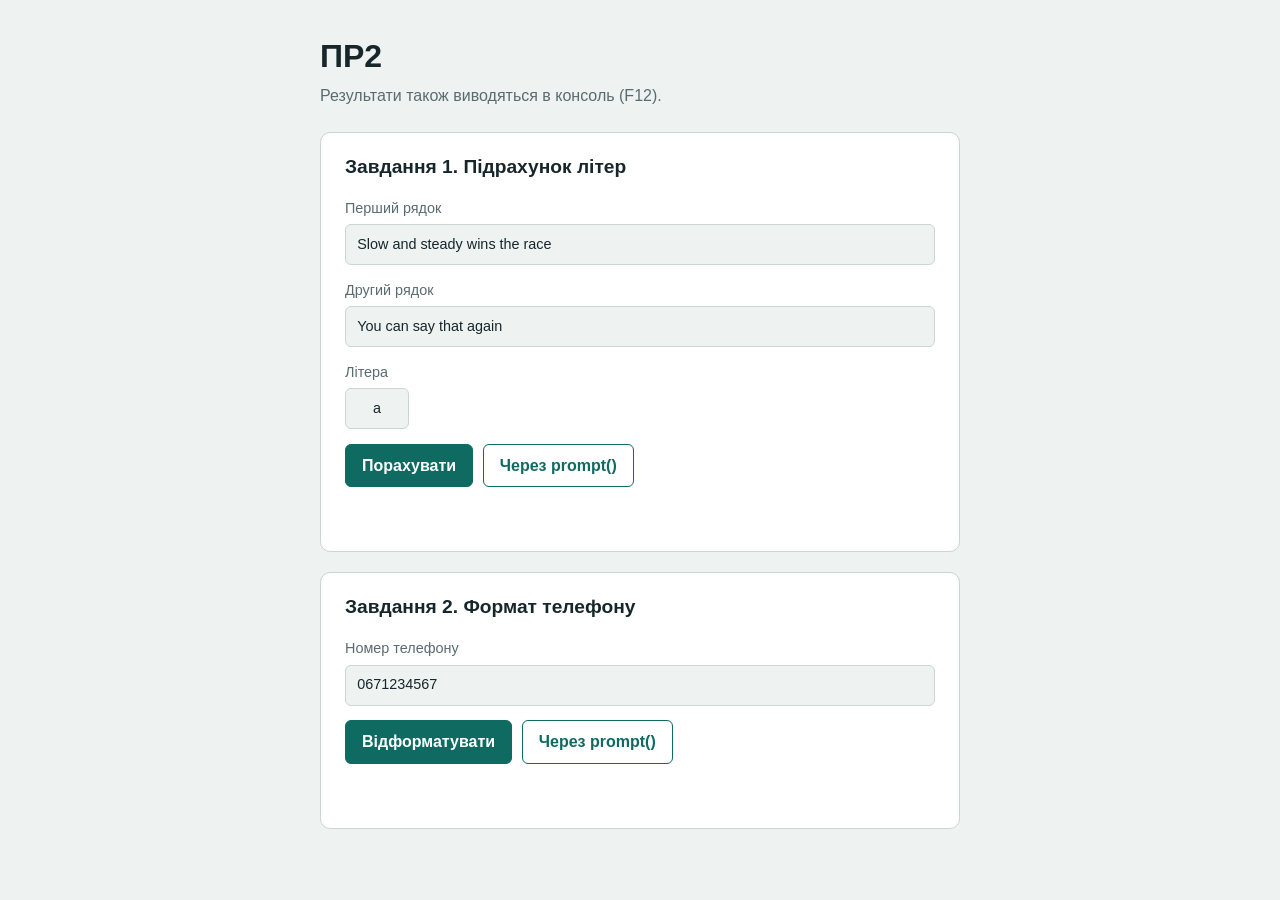
<file: pr2/index.html>
<!DOCTYPE html>
<html lang="uk">
<head>
  <meta charset="UTF-8">
  <meta name="viewport" content="width=device-width, initial-scale=1">
  <title>ПР2</title>
  <link rel="stylesheet" href="style.css">
</head>
<body>
  <header class="top">
    <h1>ПР2</h1>
    <p>Результати також виводяться в консоль (F12).</p>
  </header>

  <main>
    <section class="task" id="task1">
      <h2>Завдання 1. Підрахунок літер</h2>
      <label>Перший рядок
        <input id="row1" type="text" value="Slow and steady wins the race">
      </label>
      <label>Другий рядок
        <input id="row2" type="text" value="You can say that again">
      </label>
      <label>Літера
        <input id="letter" type="text" maxlength="1" value="a">
      </label>
      <div class="actions">
        <button id="task1Btn">Порахувати</button>
        <button id="task1Prompt" class="ghost">Через prompt()</button>
      </div>
      <p class="result" id="result1" aria-live="polite"></p>
    </section>

    <section class="task" id="task2">
      <h2>Завдання 2. Формат телефону</h2>
      <label>Номер телефону
        <input id="phone" type="text" value="0671234567">
      </label>
      <div class="actions">
        <button id="task2Btn">Відформатувати</button>
        <button id="task2Prompt" class="ghost">Через prompt()</button>
      </div>
      <p class="result" id="result2" aria-live="polite"></p>
    </section>
  </main>

  <script src="main.js"></script>
</body>
</html>
</file>
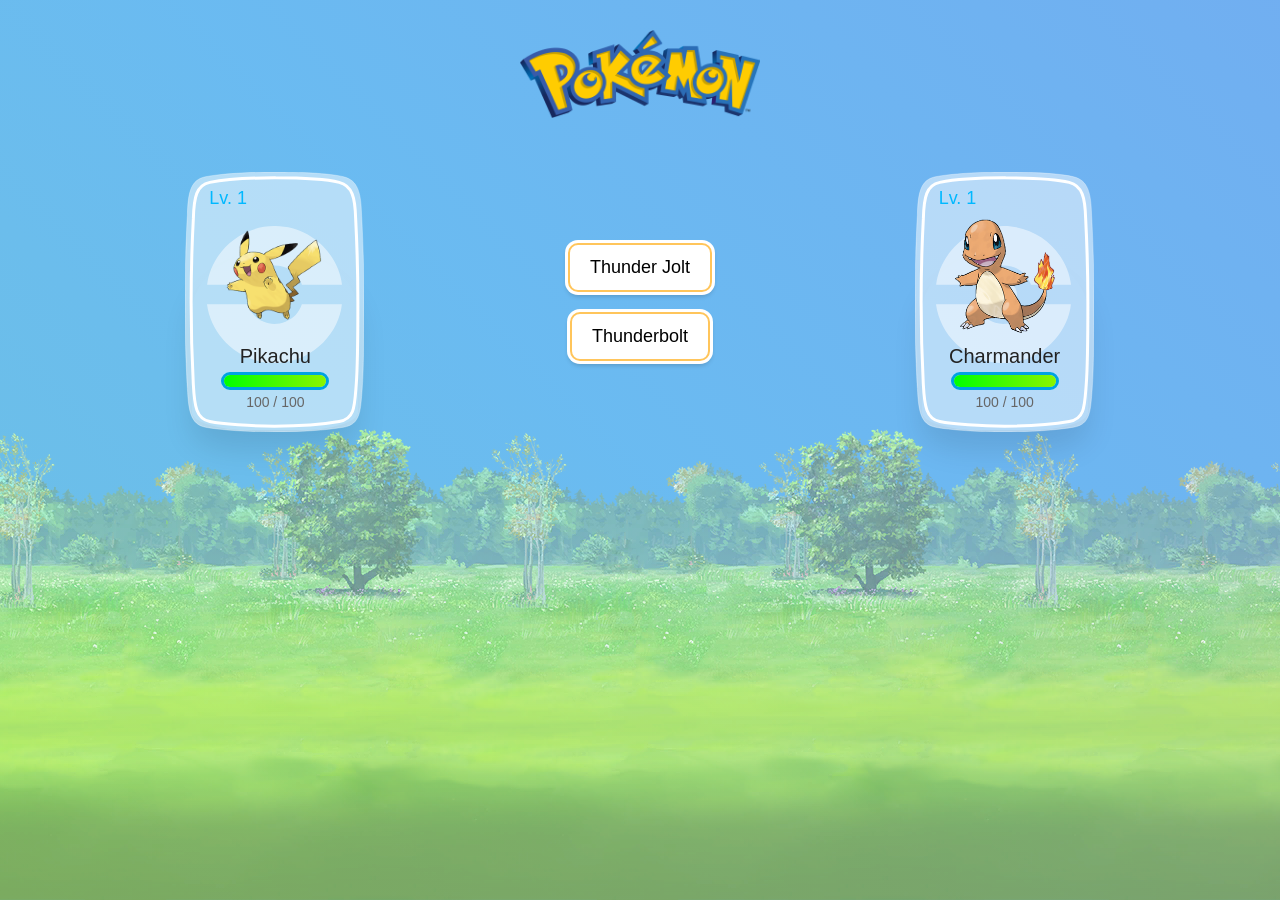
<file: pr3.1/index.html>
<!doctype html>
<html lang="en">
<head>
    <meta charset="UTF-8">
    <meta name="viewport"
          content="width=device-width, user-scalable=no, initial-scale=1.0, maximum-scale=1.0, minimum-scale=1.0">
    <meta http-equiv="X-UA-Compatible" content="ie=edge">
    <title>Pokemon Fight</title>
    <link rel="stylesheet" href="style.css">
</head>
<body>
<div class="body">
    <header>
        <img class="logo"
             title="Reset Game"
             src="./assets/Pokemon_logo.png"
             alt="Pokemon">
    </header>
    <div class="playground">
        <div class="pokemon character">
            <span class="lvl">Lv. 1</span>

            <img src="./assets/pikachu.png" class="sprite">

            <div class="details">
                <h2 class="name" id="name-character">
                    Pikachu
                </h2>
                <div class="hp">
                    <div class="bar">
                        <div class="health" id="progressbar-character" style="width: 100%;"></div>
                    </div>
                    <span class="text" id="health-character">100 / 100</span>
                </div>
            </div>
        </div>

        <div class="control">
            <button class="button" id="btn-kick">
                Thunder Jolt
            </button>
            <button class="button" id="btn-strong">
                Thunderbolt
            </button>
        </div>

        <div class="pokemon enemy">
            <span class="lvl">Lv. 1</span>

            <img src="./assets/charmander.png" class="sprite">

            <div class="details">
                <h2 class="name" id="name-enemy">
                    Charmander
                </h2>
                <div class="hp">
                    <div class="bar">
                        <div class="health" id="progressbar-enemy" style="width: 100%;"></div>
                    </div>
                    <span class="text" id="health-enemy">100 / 100</span>
                </div>
            </div>
        </div>
    </div>
</div>
<div class="catch_screen"></div>

<script src="main.js"></script>
</body>
</html>
</file>
<file: pr2/style.css>
:root {
  --bg: #eef2f0;
  --surface: #ffffff;
  --ink: #17262b;
  --muted: #5a6b70;
  --accent: #0f6b62;
  --accent-ink: #ffffff;
  --line: #c9d6d2;
  --ok: #0f6b62;
  --err: #b3261e;
}

@media (prefers-color-scheme: dark) {
  :root {
    --bg: #101a1c;
    --surface: #182427;
    --ink: #e6efed;
    --muted: #93a6a9;
    --accent: #4fc3b3;
    --accent-ink: #082220;
    --line: #2b3d40;
    --ok: #4fc3b3;
    --err: #ff8a80;
  }
}

* { box-sizing: border-box; }

body {
  margin: 0;
  padding: 2rem 1rem 3rem;
  background: var(--bg);
  color: var(--ink);
  font-family: "Trebuchet MS", "Segoe UI", Arial, sans-serif;
  line-height: 1.5;
}

.top, main {
  max-width: 640px;
  margin: 0 auto;
}

.top h1 { margin: 0 0 .25rem; font-size: 2rem; }
.top p { margin: 0 0 1.5rem; color: var(--muted); }

.task {
  background: var(--surface);
  border: 1px solid var(--line);
  border-radius: 10px;
  padding: 1.25rem 1.5rem 1.5rem;
  margin-bottom: 1.25rem;
}

.task h2 { margin: 0 0 1rem; font-size: 1.2rem; }

label {
  display: block;
  margin-bottom: .9rem;
  font-size: .9rem;
  color: var(--muted);
}

input {
  display: block;
  width: 100%;
  margin-top: .3rem;
  padding: .55rem .7rem;
  font: inherit;
  color: var(--ink);
  background: var(--bg);
  border: 1px solid var(--line);
  border-radius: 6px;
}

#letter { width: 4rem; text-align: center; }

.actions { display: flex; flex-wrap: wrap; gap: .6rem; }

button {
  padding: .55rem 1rem;
  font: inherit;
  font-weight: 600;
  color: var(--accent-ink);
  background: var(--accent);
  border: 1px solid var(--accent);
  border-radius: 6px;
  cursor: pointer;
}

button.ghost {
  color: var(--accent);
  background: transparent;
}

button:hover { filter: brightness(1.08); }

button:focus-visible, input:focus-visible {
  outline: 3px solid var(--accent);
  outline-offset: 2px;
}

.result {
  min-height: 1.5rem;
  margin: 1rem 0 0;
  font-weight: 600;
  color: var(--ok);
}

.result.error { color: var(--err); }
</file>
<file: pr3.1/style.css>
* {
    box-sizing: border-box;
}

html, body {
    padding: 0;
    margin: 0;
}

body {
    color: black;
    position: relative;
    background: red;
    background: linear-gradient(45deg, #d2ffde, #ceefff, #ded1ff);
    background-size: cover;
    background-repeat: no-repeat;
    padding: 0;
    font-family: "Heebo", sans-serif;
    background: url(./assets/Parkscene_Background.png) center bottom repeat-x, url(./assets/SkyDay.png) center top / cover;
    text-align: center;
    user-select: none;
}

.catch_screen {
    width: 100vw;
    height: 100vh;
    background: linear-gradient(45deg, #d2ffde, #ceefff, #ded1ff);
    position: fixed;
    z-index: 0;
    top: 0;
    bottom: 0;
    left: 0;
    right: 0;
    opacity: .4;
}

.control {
    width: 320px;
    height: 260px;
    position: relative;
    margin: 20px;
    display: flex;
    justify-content: center;
    align-items: center;
}

.playground {
    max-width: 1024px;
    display: flex;
    justify-content: space-around;
    margin: 30px auto;
}

.arrow {
    position: absolute;
    left: 0;
    top: 50%;
    width: 36px;
    height: 36px;
    -webkit-animation: boing 0.8s ease infinite;
    animation: boing 0.8s ease infinite;
    -webkit-transform-origin: right center;
    transform-origin: right center;
    pointer-events: none;
}
.arrow svg {
    position: absolute;
    width: 36px;
    left: 0;
    top: 0;
    -webkit-filter: drop-shadow(0px 2px 3px rgba(0, 0, 0, 0.4));
    filter: drop-shadow(0px 2px 3px rgba(0, 0, 0, 0.4));
    -webkit-animation: smoosh 0.7s ease infinite;
    animation: smoosh 0.7s ease infinite;
}

.pokes {
    display: -webkit-box;
    display: flex;
    -webkit-box-flex: wrap;
    flex: wrap;
    width: 100%;
    -webkit-box-pack: center;
    justify-content: center;
    margin-bottom: 30px;
}

.pokemon {
    text-align: center;
    position: relative;
    width: 180px;
    height: 260px;
    min-width: 150px;
    margin: 20px;
    background-image: url(./assets/card.svg);
    background-repeat: no-repeat;
    background-size: contain;
}

.pokemon::before {
    content: "";
    display: block;
    position: absolute;
    opacity: 0.5;
    transition: all 0.5s ease;
    width: 76%;
    height: 53%;
    left: 12%;
    top: 47%;
    transform: translateY(-50%);
    background-image: url(./assets/pockeball.svg);
    background-repeat: no-repeat;
    background-size: contain;
}
.pokemon * {
    vertical-align: middle;
}
.pokemon .card {
    max-width: 100%;
}
.pokemon label {
    position: absolute;
    left: 10px;
    right: 10px;
    top: 10px;
    bottom: 10px;
    z-index: 1;
    cursor: pointer;
}
.pokemon .radio {
    position: absolute;
    opacity: 0;
}
.pokemon .lvl {
    color: #00b8ff;
    position: absolute;
    left: 24px;
    top: 16px;
    font-weight: 400;
    font-size: 18px;
}
.pokemon .sex {
    position: absolute;
    right: 32px;
    top: 18px;
}
.pokemon .sex .icon {
    width: 18px;
}
.pokemon .sex .icon.female {
    -webkit-transform: rotate(-45deg);
    transform: rotate(-45deg);
}
.pokemon .sprite {
    position: absolute;
    top: 40%;
    left: 50%;
    -webkit-transform: translate(-50%, -50%);
    transform: translate(-50%, -50%);
    max-width: 100px;
}
.pokemon .details {
    position: absolute;
    top: 65%;
    left: 0;
    right: 0;
}
.pokemon .details .name {
    font-size: 20px;
    font-weight: 400;
    color: #222;
    margin: 4px 0;
    display: inline-block;
}
.pokemon .details .hp {
    width: 60%;
    margin: auto;
}
.pokemon .details .hp .text {
    color: #666;
    display: inline-block;
    padding-top: 4px;
    font-size: 14px;
}
.pokemon .details .hp .bar {
    border-radius: 50px;
    background: #073fa7;
    border: 3.5px solid #00a3e2;
    height: 18px;
    overflow: hidden;
}
.pokemon .details .hp .bar .health {
    width: 50%;
    height: 100%;
    background: -webkit-gradient(linear, left top, right top, from(lime), to(#8bf500));
    background: linear-gradient(to right, lime, #8bf500);
}
.pokemon .details .hp .bar .health.low {
    background: -webkit-gradient(linear, left top, right top, from(#ffcc00), to(#f1f500));
    background: linear-gradient(to right, #ffcc00, #f1f500);
}
.pokemon .details .hp .bar .health.critical {
    background: -webkit-gradient(linear, left top, right top, from(#d20000), to(#f51700));
    background: linear-gradient(to right, #d20000, #f51700);
}
.pokemon .pokeball {
    position: absolute;
    fill: white;
    opacity: 0.5;
    -webkit-transition: all 0.5s ease;
    transition: all 0.5s ease;
    width: 76%;
    left: 12%;
    top: 47%;
    -webkit-transform: translateY(-50%);
    transform: translateY(-50%);
}
.pokemon .cell {
    -webkit-transition: all 0.2s ease;
    transition: all 0.2s ease;
}
.pokemon .cell .bg {
    stroke: rgba(255, 255, 255, 0.5);
    fill: rgba(255, 255, 255, 0.5);
    -webkit-transition: all 1.15s ease;
    transition: all 1.15s ease;
}
.pokemon .cell .stroke {
    stroke: white;
    stroke-width: 4px;
}
.pokemon:after {
    content: "";
    display: block;
    position: absolute;
    left: 7px;
    right: 7px;
    bottom: 2px;
    height: 180px;
    border-radius: 100% 100% 70% 70% / 70% 70% 20% 20%;
    background: transparent;
    box-shadow: 0 20px 30px rgba(0, 0, 0, 0.1);
    -webkit-transition: all 0.2s ease;
    transition: all 0.2s ease;
    z-index: -2;
}
.pokemon.selected:after {
    box-shadow: 0 20px 30px rgba(0, 0, 0, 0.5);
}
.pokemon.selected .cell {
    -webkit-filter: drop-shadow(0px 2px 6px white);
    filter: drop-shadow(0px 2px 6px white);
    -webkit-transform: scale(1.02);
    transform: scale(1.02);
}
.pokemon.selected .cell .bg {
    fill: rgba(255, 246, 146, 0.9);
    fill: url(#bg-gradient-selected) !important;
}
.pokemon.selected .pokeball {
    opacity: 0.8;
}
.pokemon.selected .sprite {
    -webkit-animation: bounce 0.8s ease infinite;
    animation: bounce 0.8s ease infinite;
}

.button {
    position: relative;
    background: white;
    border: 2px solid #ffc55b;
    border-radius: 10px;
    min-height: 30px;
    vertical-align: middle;
    padding: 12px 20px;
    outline: none !important;
    cursor: pointer;
    font-size: 18px;

}
.button:after {
    content: "";
    position: absolute;
    left: -5px;
    right: -5px;
    top: -5px;
    bottom: -5px;
    background: white;
    border-radius: 13px;
    z-index: -1;
    box-shadow: 0 3px 5px -2px rgba(0, 0, 0, 0.2);
}
.button:hover {
    background: -webkit-gradient(linear, left top, left bottom, from(#ffd78e), to(#ffc55b));
    background: linear-gradient(to bottom, #ffd78e, #ffc55b);
    border-color: white;
}
.button:hover:after {
    background: -webkit-gradient(linear, left top, left bottom, from(#ffd78e), to(#ffc55b));
    background: linear-gradient(to bottom, #ffd78e, #ffc55b);
    box-shadow: 0 0 5px 2px white, 0 0 15px #ffe9c1, 0 3px 5px -2px rgba(0, 0, 0, 0.2);
}

.candy {
    display: block;
    position: absolute;
    top: 52%;
    left: 55%;
    height: 12px;
    width: 12px;
    -webkit-transform: scale(1);
    transform: scale(1);
    margin: 12px;
}
.candy.mighty {
    -webkit-filter: hue-rotate(300deg) saturate(2.2);
    filter: hue-rotate(300deg) saturate(2.2);
}
.candy.smart {
    -webkit-filter: hue-rotate(200deg) saturate(1) brightness(0.65) contrast(3);
    filter: hue-rotate(200deg) saturate(1) brightness(0.65) contrast(3);
}
.candy.tough {
    -webkit-filter: hue-rotate(170deg) saturate(1) brightness(0.65) contrast(3.1);
    filter: hue-rotate(170deg) saturate(1) brightness(0.65) contrast(3.1);
}
.candy.courage {
    -webkit-filter: hue-rotate(40deg) saturate(1) brightness(0.8) contrast(2);
    filter: hue-rotate(40deg) saturate(1) brightness(0.8) contrast(2);
}
.candy.quick {
    -webkit-filter: hue-rotate(140deg) saturate(1) brightness(0.8) contrast(1.8);
    filter: hue-rotate(140deg) saturate(1) brightness(0.8) contrast(1.8);
}
.candy:after {
    content: "";
    display: block;
    height: 1px;
    width: 1px;
    box-shadow: 0px 5px #000000, 0px 6px #000000, 0px 7px #000000, 1px 8px #000000, 3px 9px #000000, 2px 9px #000000, 4px 10px #000000, 5px 10px #000000, 6px 11px #000000, 7px 11px #000000, 8px 11px #000000, 9px 10px #000000, 10px 9px #000000, 10px 8px #000000, 10px 7px #000000, 10px 6px #000000, 10px 5px #000000, 10px 4px #000000, 10px 3px #000000, 9px 2px #000000, 8px 1px #000000, 7px 1px #000000, 6px 1px #000000, 5px 2px #000000, 4px 2px #000000, 3px 3px #000000, 2px 3px #000000, 1px 4px #000000, 8px 2px #ffffff, 7px 2px #ffffff, 6px 3px #ffffff, 7px 3px #ffffff, 8px 3px #ffffff, 9px 3px #ffffff, 8px 4px #ffffff, 6px 2px #fff69c, 5px 3px #fff69c, 4px 3px #fff69c, 4px 4px #fff69c, 2px 4px #fff69c, 3px 5px #fff69c, 6px 4px #fff69c, 9px 5px #fff69c, 9px 7px #fff69c, 6px 8px #fff69c, 3px 4px #fff6e6, 2px 5px #fff6e6, 3px 6px #fff6e6, 7px 4px #fff6e6, 9px 4px #fff6e6, 7px 8px #fff6e6, 8px 8px #ffffff, 8px 10px #dea410, 7px 10px #dea410, 6px 10px #dea410, 9px 9px #dea410, 8px 9px #dea410, 7px 9px #dea410, 6px 9px #dea410, 5px 9px #dea410, 4px 9px #dea410, 4px 8px #dea410, 3px 8px #dea410, 2px 8px #dea410, 2px 7px #dea410, 1px 7px #dea410, 1px 6px #dea410, 1px 5px #eec529, 2px 6px #eec529, 3px 7px #eec529, 5px 8px #eec529, 9px 8px #eec529, 7px 6px #f6de41, 8px 6px #f6de41, 8px 7px #f6de41, 7px 7px #f6de41, 7px 5px #f6de41, 6px 5px #f6de41, 5px 5px #f6de41, 6px 6px #f6de41, 5px 4px #ffe65a, 4px 5px #ffe65a, 8px 5px #ffe65a, 9px 6px #ffe65a, 4px 6px #ffe65a, 5px 6px #ffe65a, 5px 7px #ffe65a, 6px 7px #ffe65a, 4px 7px #fff69c;
}

.heart {
    width: 18px;
    height: 18px;
    display: block;
    position: absolute;
    top: 54%;
    left: 39%;
    -webkit-animation: float 1s ease infinite;
    animation: float 1s ease infinite;
}
.heart:after {
    content: "";
    width: 1px;
    height: 1px;
    display: block;
    box-shadow: 8px 15px #000000, 9px 15px #000000, 10px 14px #000000, 11px 13px #000000, 12px 12px #000000, 13px 11px #000000, 14px 10px #000000, 15px 9px #000000, 15px 8px #000000, 15px 7px #000000, 15px 6px #000000, 14px 4px #000000, 12px 3px #000000, 11px 3px #000000, 9px 5px #000000, 8px 5px #000000, 7px 14px #000000, 6px 13px #000000, 5px 12px #000000, 4px 11px #000000, 3px 10px #000000, 2px 9px #000000, 2px 8px #000000, 2px 7px #000000, 2px 6px #000000, 3px 4px #000000, 5px 3px #000000, 6px 3px #000000, 8px 14px #a53367, 9px 14px #a53367, 10px 13px #a53367, 11px 12px #a53367, 12px 11px #a53367, 13px 10px #a53367, 14px 9px #a53367, 14px 5px #a53367, 13px 4px #a53367, 3px 5px #a53367, 4px 4px #a53367, 7px 13px #a53367, 6px 12px #a53367, 5px 11px #a53367, 4px 10px #a53367, 3px 9px #a53367, 3px 6px #a53367, 14px 6px #a53367, 10px 4px #a53367, 7px 4px #a53367, 6px 4px #a53367, 11px 4px #a53367, 7px 5px #a53367, 10px 5px #a53367, 8px 6px #a53367, 9px 6px #a53367, 3px 7px #eb86ae, 3px 8px #eb86ae, 5px 4px #eb86ae, 12px 4px #eb86ae, 14px 7px #eb86ae, 14px 8px #eb86ae, 8px 13px #eb86ae, 9px 13px #eb86ae, 7px 12px #eb86ae, 4px 9px #eb86ae, 13px 9px #eb86ae, 12px 10px #eb86ae, 10px 12px #eb86ae, 5px 10px #eb86ae, 4px 5px #eb86ae, 13px 5px #eb86ae, 5px 6px #ffffff, 6px 6px #ffffff, 5px 7px #ffffff, 11px 6px #ffffff, 6px 7px #feccf1, 5px 8px #feccf1, 4px 6px #feccf1, 5px 5px #feccf1, 11px 7px #feccf1, 9px 8px #ffc6f8, 8px 8px #ffc6f8, 8px 9px #ffc6f8, 9px 9px #ffc6f8, 7px 9px #f2d2f9, 6px 8px #f2d2f9, 7px 8px #f2d2f9, 13px 8px #ffa5da, 12px 9px #ffa5da, 11px 10px #ffa5da, 11px 11px #ffa5da, 10px 11px #ffa5da, 9px 12px #ffa5da, 8px 12px #ffa5da, 13px 7px #ffa5da, 13px 6px #ffa5da, 12px 5px #ffa5da, 4px 7px #ffa5da, 4px 8px #ffa5da, 5px 9px #ffa5da, 6px 10px #ffa5da, 6px 11px #ffa5da, 7px 11px #ffa5da, 12px 7px #ffd2f2, 12px 8px #ffd2f2, 11px 9px #ffd2f2, 10px 10px #ffd2f2, 9px 11px #ffd2f2, 8px 11px #ffd2f2, 6px 9px #ffd2f2, 7px 10px #ffd2f2, 8px 10px #ffd2f2, 9px 10px #ffd2f2, 10px 9px #ffd2f2, 11px 8px #ffd2f2, 10px 8px #ffd2f2, 10px 7px #ffd2f2, 12px 6px #ffc6f8, 7px 7px #ffc6f8, 8px 7px #ff87c2, 9px 7px #ff87c2, 10px 6px #ff87c2, 11px 5px #ff87c2, 7px 6px #ff87c2, 6px 5px #ff87c2, 2px 4px #f2d2f9, 3px 3px #f2d2f9, 5px 2px #f2d2f9, 6px 2px #f2d2f9, 11px 2px #f2d2f9, 12px 2px #f2d2f9, 14px 3px #f2d2f9, 15px 4px #f2d2f9, 2px 10px #eb86ae, 3px 11px #eb86ae, 4px 12px #eb86ae, 5px 13px #eb86ae, 6px 14px #eb86ae, 11px 14px #eb86ae, 12px 13px #eb86ae, 13px 12px #eb86ae, 14px 11px #eb86ae, 15px 10px #eb86ae, 16px 7px #eb86ae, 16px 8px #eb86ae, 15px 5px #eb86ae, 13px 3px #eb86ae, 10px 3px #eb86ae, 9px 4px #eb86ae, 7px 3px #eb86ae, 8px 4px #eb86ae, 4px 3px #eb86ae, 2px 5px #eb86ae, 1px 7px #eb86ae, 1px 8px #eb86ae, 1px 6px #f2d2f9, 1px 9px #f2d2f9, 6px 15px #f2d2f9, 5px 14px #f2d2f9, 4px 13px #f2d2f9, 3px 12px #f2d2f9, 2px 11px #f2d2f9, 4px 2px #f2d2f9, 8px 3px #f2d2f9, 9px 3px #f2d2f9, 13px 2px #f2d2f9, 11px 15px #f2d2f9, 12px 14px #f2d2f9, 13px 13px #f2d2f9, 14px 12px #f2d2f9, 15px 11px #f2d2f9, 16px 9px #f2d2f9, 16px 6px #f2d2f9, 1px 10px #ffc6f8, 16px 10px #ffc6f8, 16px 5px #ffc6f8, 1px 5px #ffc6f8, 7px 2px #ffc6f8, 10px 2px #ffc6f8, 7px 15px #a53367, 10px 15px #a53367, 7px 16px #f2d2f9, 10px 16px #f2d2f9, 8px 16px #ffa5da, 9px 16px #ffa5da;
}

@-webkit-keyframes boing {
    0%,
    100% {
        -webkit-transform: translateY(-50%) translateX(-90%) scaleX(1) scaleY(1);
        transform: translateY(-50%) translateX(-90%) scaleX(1) scaleY(1);
    }
    50% {
        -webkit-transform: translateY(-50%) translateX(-60%) scaleX(0.95) scaleY(1.1);
        transform: translateY(-50%) translateX(-60%) scaleX(0.95) scaleY(1.1);
    }
}

@keyframes boing {
    0%,
    100% {
        -webkit-transform: translateY(-50%) translateX(-90%) scaleX(1) scaleY(1);
        transform: translateY(-50%) translateX(-90%) scaleX(1) scaleY(1);
    }
    50% {
        -webkit-transform: translateY(-50%) translateX(-60%) scaleX(0.95) scaleY(1.1);
        transform: translateY(-50%) translateX(-60%) scaleX(0.95) scaleY(1.1);
    }
}
@-webkit-keyframes bounce {
    0%,
    100% {
        -webkit-transform: translateY(-50%) translateX(-50%) scaleX(1) scaleY(1);
        transform: translateY(-50%) translateX(-50%) scaleX(1) scaleY(1);
    }
    50% {
        -webkit-transform: translateY(-60%) translateX(-50%) scaleX(0.95) scaleY(1.03);
        transform: translateY(-60%) translateX(-50%) scaleX(0.95) scaleY(1.03);
    }
}
@keyframes bounce {
    0%,
    100% {
        -webkit-transform: translateY(-50%) translateX(-50%) scaleX(1) scaleY(1);
        transform: translateY(-50%) translateX(-50%) scaleX(1) scaleY(1);
    }
    50% {
        -webkit-transform: translateY(-60%) translateX(-50%) scaleX(0.95) scaleY(1.03);
        transform: translateY(-60%) translateX(-50%) scaleX(0.95) scaleY(1.03);
    }
}
@-webkit-keyframes float {
    0%,
    100% {
        -webkit-transform: translateY(-50%) translateX(-50%);
        transform: translateY(-50%) translateX(-50%);
    }
    50% {
        -webkit-transform: translateY(-57%) translateX(-50%);
        transform: translateY(-57%) translateX(-50%);
    }
}
@keyframes float {
    0%,
    100% {
        -webkit-transform: translateY(-50%) translateX(-50%);
        transform: translateY(-50%) translateX(-50%);
    }
    50% {
        -webkit-transform: translateY(-57%) translateX(-50%);
        transform: translateY(-57%) translateX(-50%);
    }
}
body,
html {
    min-height: 100%;
    text-align: center;
}

h1 {
    display: inline-block;
    font-size: 60px;
    margin: 10px;
    color: #805cff;
    font-weight: 900;
}

.logo {
    max-width: 240px;
    margin: 30px 20px 0;
}

.body {
    position: relative;
    z-index: 1;
}


.wrap {
    display: flex;
    margin: 0 auto;
    justify-content: center;
}

.row {
    margin-bottom: 12px;
}
.column {
    display: flex;
}
.action {
    display: flex;
    flex-direction: column;
    justify-content: center;
    padding: 0 24px;
}

.action label {
    padding: 6px 0;
}

.control {
    flex-direction: column;
    gap: 20px;
}
.button:disabled {
    opacity: .5;
    cursor: not-allowed;
}
</file>
